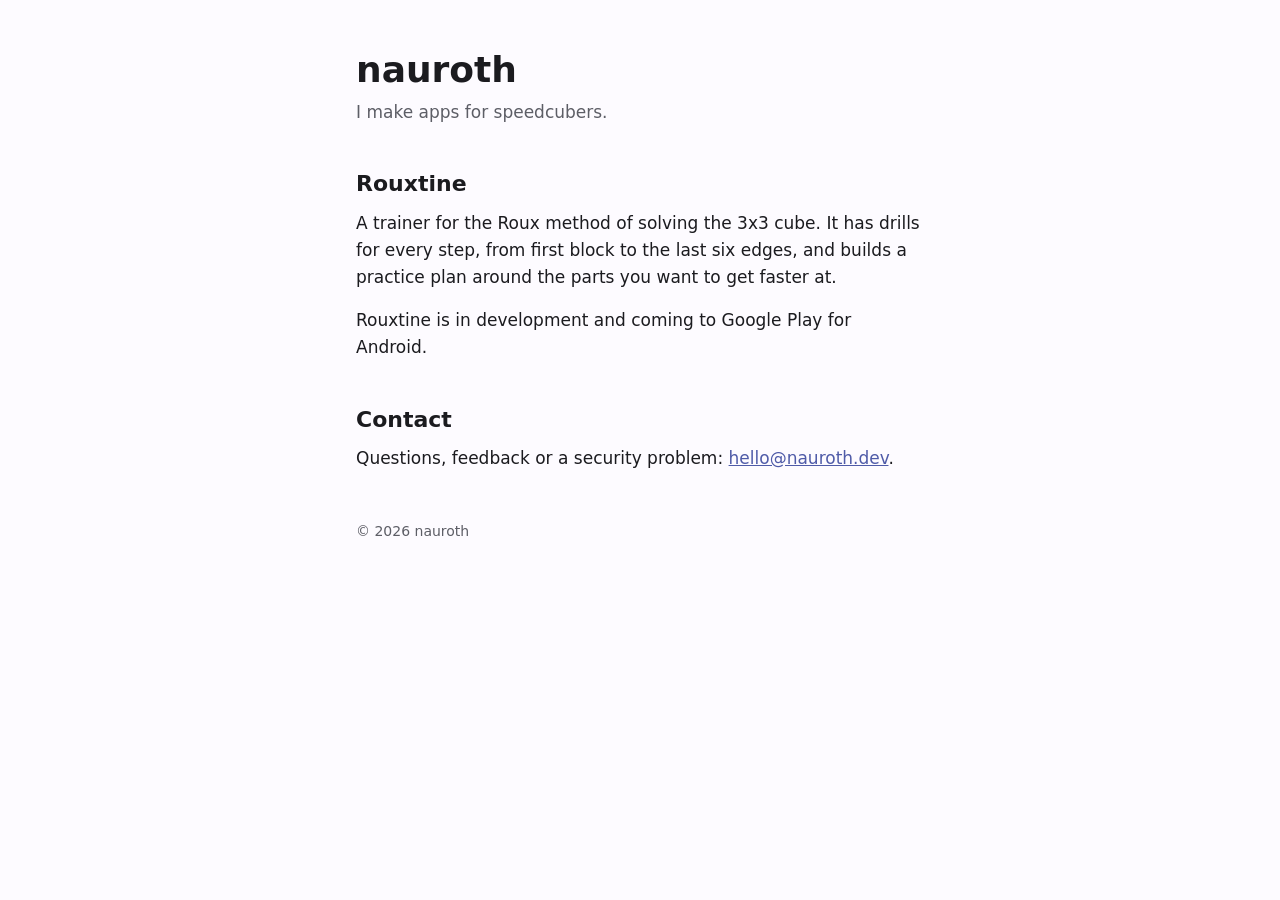
<file: index.html>
<!doctype html>
<html lang="en">
<head>
  <meta charset="utf-8">
  <meta name="viewport" content="width=device-width, initial-scale=1">
  <title>nauroth</title>
  <meta name="description" content="nauroth makes Rouxtine, a trainer for the Roux method of solving the 3x3 cube.">
  <link rel="stylesheet" href="/style.css">
</head>
<body>
<main>
  <h1>nauroth</h1>
  <p class="muted">I make apps for speedcubers.</p>

  <h2>Rouxtine</h2>
  <p>A trainer for the Roux method of solving the 3x3 cube. It has drills for every step, from
    first block to the last six edges, and builds a practice plan around the parts you want to
    get faster at.</p>
  <p>Rouxtine is in development and coming to Google Play for Android.</p>

  <h2>Contact</h2>
  <p>Questions, feedback or a security problem: <a href="mailto:hello@nauroth.dev">hello@nauroth.dev</a>.</p>

  <footer>© 2026 nauroth</footer>
</main>
</body>
</html>
</file>
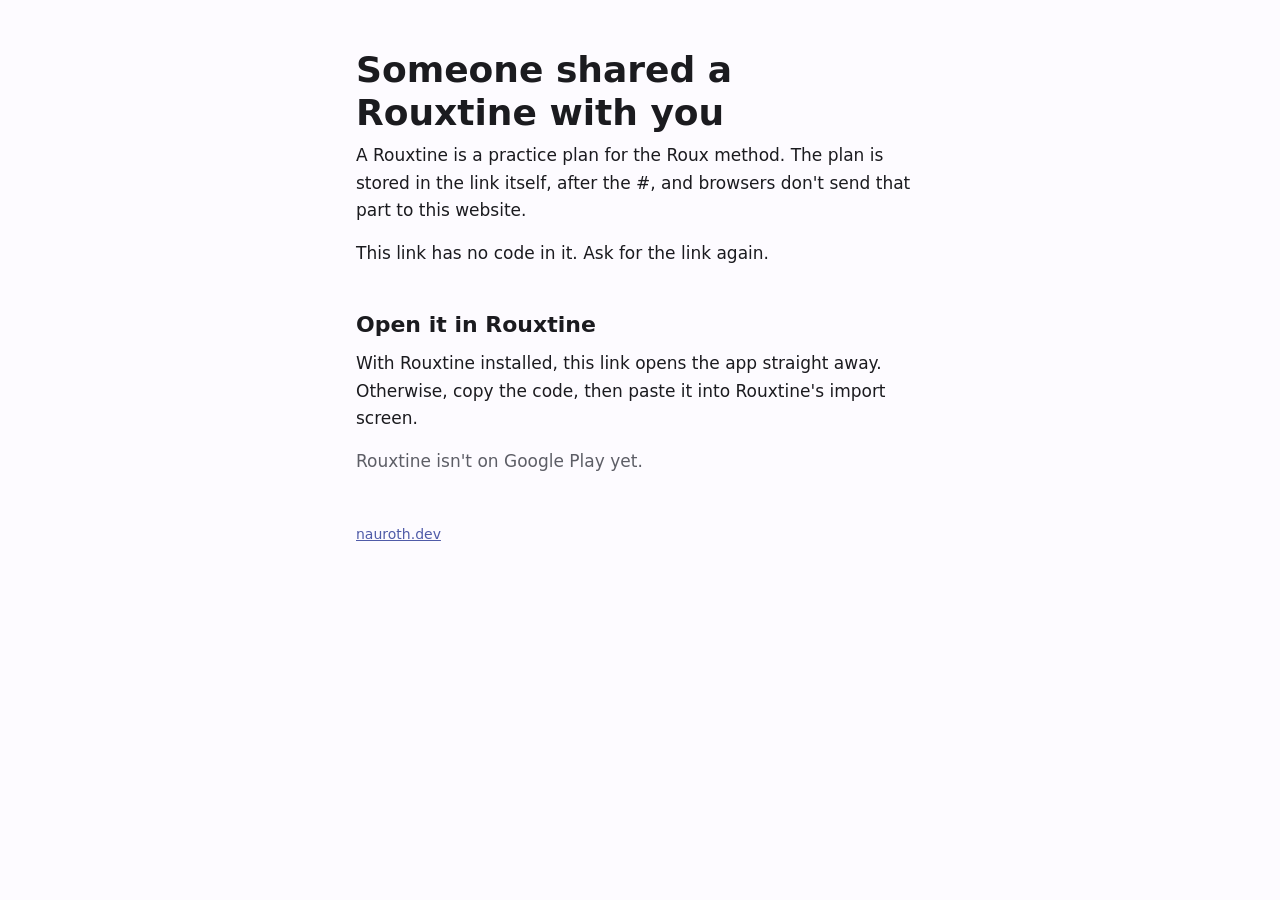
<file: r/index.html>
<!doctype html>
<html lang="en">
<head>
  <meta charset="utf-8">
  <meta name="viewport" content="width=device-width, initial-scale=1">
  <title>Shared Rouxtine</title>
  <meta name="robots" content="noindex">
  <link rel="stylesheet" href="/style.css">
</head>
<body>
<main>
  <h1>Someone shared a Rouxtine with you</h1>
  <p>A Rouxtine is a practice plan for the Roux method. The plan is stored in the link itself,
    after the #, and browsers don't send that part to this website.</p>

  <div class="card" id="has-code" hidden>
    <code class="share" id="code"></code>
    <button type="button" id="copy">Copy code</button>
    <p class="muted" id="copied" aria-live="polite"></p>
  </div>
  <p id="no-code" hidden>This link has no code in it. Ask for the link again.</p>

  <h2>Open it in Rouxtine</h2>
  <p>With Rouxtine installed, this link opens the app straight away. Otherwise, copy the code,
    then paste it into Rouxtine's import screen.</p>
  <p class="muted">Rouxtine isn't on Google Play yet.</p>

  <footer><a href="/">nauroth.dev</a></footer>
</main>
<script>
  (function () {
    var raw = location.hash.slice(1);
    try { raw = decodeURIComponent(raw); } catch (e) { /* keep the raw text */ }
    raw = raw.trim().slice(0, 5000);
    if (!raw) { document.getElementById('no-code').hidden = false; return; }
    document.getElementById('code').textContent = raw;
    document.getElementById('has-code').hidden = false;
    document.getElementById('copy').addEventListener('click', function () {
      var done = function (text) { document.getElementById('copied').textContent = text; };
      if (navigator.clipboard) {
        navigator.clipboard.writeText(raw).then(function () { done('Copied.'); },
          function () { done('Copying failed. Select the code and copy it by hand.'); });
      } else {
        done('Select the code and copy it by hand.');
      }
    });
  })();
</script>
</body>
</html>
</file>
<file: style.css>
:root {
  color-scheme: light dark;
  --bg: #fdfbff;
  --fg: #1b1b1f;
  --muted: #5d5e66;
  --accent: #4f5ba8;
  --card: #f1effa;
}
@media (prefers-color-scheme: dark) {
  :root {
    --bg: #131318;
    --fg: #e4e1e9;
    --muted: #a9a8b3;
    --accent: #b8c3ff;
    --card: #1f1f26;
  }
}
* { box-sizing: border-box; }
body {
  margin: 0;
  background: var(--bg);
  color: var(--fg);
  font: 1.0625rem/1.6 system-ui, -apple-system, "Segoe UI", Roboto, sans-serif;
}
main { max-width: 38rem; margin: 0 auto; padding: 3rem 1.25rem 4rem; }
h1 { font-size: 2.25rem; line-height: 1.2; margin: 0 0 0.5rem; }
h2 { font-size: 1.375rem; margin: 2.5rem 0 0.5rem; }
p { margin: 0 0 1rem; }
.muted { color: var(--muted); }
a { color: var(--accent); }
a:focus-visible, button:focus-visible { outline: 3px solid var(--accent); outline-offset: 2px; }
.card { background: var(--card); border-radius: 1rem; padding: 1.25rem; margin: 1.5rem 0; }
code.share {
  display: block;
  overflow-wrap: anywhere;
  font: 0.9375rem/1.5 ui-monospace, "SF Mono", Menlo, Consolas, monospace;
  margin: 0 0 1rem;
}
button {
  font: inherit;
  font-weight: 600;
  min-height: 48px;
  padding: 0 1.5rem;
  border: 0;
  border-radius: 999px;
  background: var(--accent);
  color: var(--bg);
  cursor: pointer;
}
footer { margin-top: 3rem; font-size: 0.875rem; color: var(--muted); }
</file>
